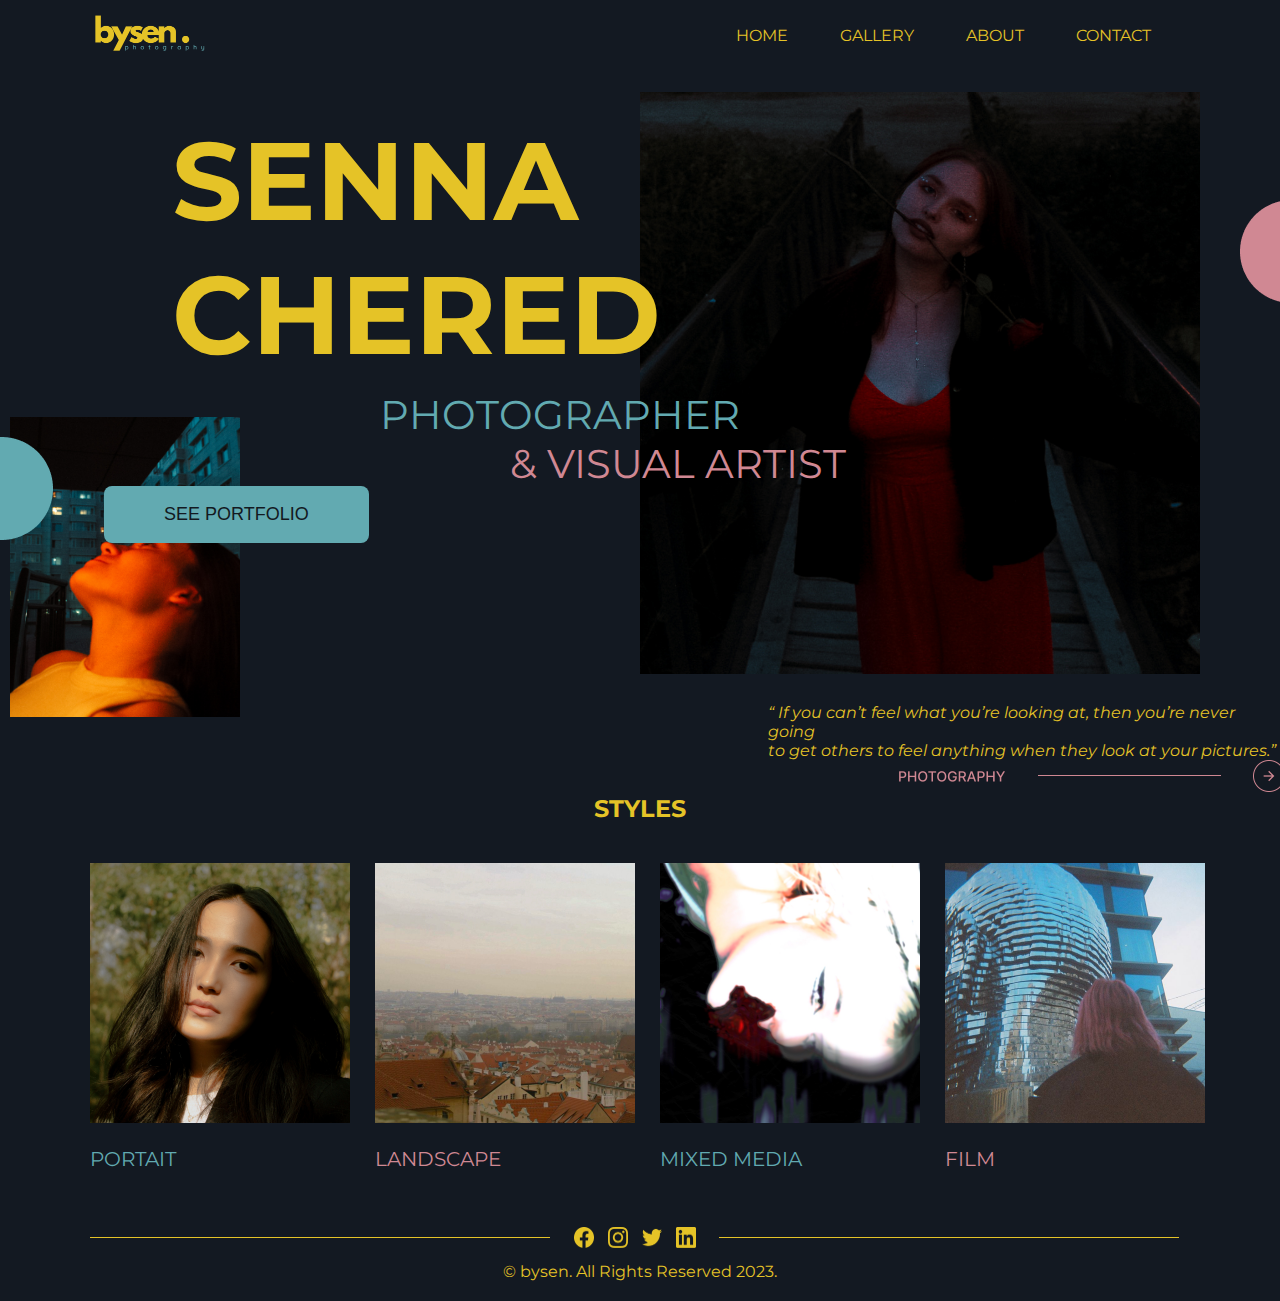
<file: index.html>
<!DOCTYPE html>
<html>

<!-- head -->
<head>
  <title>Home │ bysen. </title>
  <link rel="stylesheet" href="style.css" />
  <link rel="preconnect" href="https://fonts.googleapis.com">
  <link rel="preconnect" href="https://fonts.gstatic.com" crossorigin>
  <link href="https://fonts.googleapis.com/css2?family=Montserrat:wght@400;600&display=swap" rel="stylesheet">
  <link rel="icon" type="image/png" href="icon.png">
</head>
<!-- head -->

<body>
  <div id="container">
    <header>
<!-- logo-->
      <a href="index.html">
  <img src="logo_bysen.png" alt="Logo" width="120" height="67.5">
</a>
<!-- menu-->
      <nav>
        <div class="menu">
          <ul>
            <li><a href="index.html">HOME</a></li>
            <li><a href="gallery.html">GALLERY</a></li>
            <li><a href="about.html">ABOUT</a></li>
            <li><a href="contact.html">CONTACT</a></li>
          </ul>
        </div>
      </nav>
    </header>

    <main>
  <!-- first screen-->
      <div class="two-column">
        <div>
          <h1>SENNA<br>CHERED</h1>
          <p id="homeparagraph">
            <span style="color:#62AAB1;">PHOTOGRAPHER</span><br>
            <span style="color:#D08893;">&nbsp;&nbsp;&nbsp;&nbsp;&nbsp;&nbsp;&nbsp;&nbsp;&nbsp;&nbsp;&nbsp;&nbsp; & VISUAL ARTIST</span>
          </p>
          <button onclick="window.location.href='gallery.html'">SEE PORTFOLIO</button>
          <img src="IMG_8784.JPG" alt="julie" class="julie" width="230" height="300">
            </div>
        <img src="homepicture.png" alt="photo" width="560" height="582">
        <img src="Ellipse 1.png" alt="circle1" class="circle1" width="103" height="103">
        <img src="Ellipse 2.png" alt="circle2" class="circle2" width="103" height="103">
<p id="quote">
  “ If you can’t feel what you’re looking at, then you’re never going <br> to get others to feel anything when they look at your pictures.”
</p>
<a href="gallery.html">
  <img src="arrow.png" alt="arrow" class="arrow" width="387" height="32">
</a>
<!-- styles-->
      </div>
  <h2 id="styles" style="text-align: center; margin-top: 100px">STYLES</h2>
      <div class="four-column">
        <div>
    <a href="gallery.html#portraits">
      <img src="portrait.png" alt="portrait" class="portrait" width="260" height="260">
  <p style="color: #62aab1; text-align: center; margin-right: 80px;">PORTAIT</p>
    </a>

  </div>
  <div>
    <a href="gallery.html#landscapes">
      <img src="landscape.png" alt="landscape" class="landscape" width="260" height="260">
<p style="color: #d08893; text-align: center; margin-right: 67px;">LANDSCAPE</p>
    </a>
  </div>
  <div>
    <a href="gallery.html#mixed">
      <img src="mixedmedia.png" alt="mixedmedia" class="mixedmedia" width="260" height="260">
<p style="color: #62aab1; text-align: center; margin-right: 67px;">MIXED MEDIA</p>
    </a>
  </div>
  <div>
    <a href="gallery.html#film">
      <img src="film.png" alt="film" class="film" width="260" height="260">
      <p style="color: #d08893; text-align: center; margin-right: 113px;">FILM</p>
    </a>
  </div>
      </div>
    </main>
<!-- footer -->
    <footer>
<!-- social medias -->
      <style>
    .social-icons a {
      text-decoration: none;
    }
  </style>

  <div class="social-icons">
    <a href="https://www.facebook.com/whoissenna/">
      <img src="Facebook.png" alt="facebook" class="facebook" width="20" height="21.38">
    </a>

    <a href="https://www.instagram.com/lunadversus">
      <img src="Instagram.png" alt="instagram" class="instagram" width="20" height="21.38">
    </a>

    <a href="https://x.com/flyriez?s=21&t=ffeOizxbYx7J-p4K6Bat4w">
      <img src="Twitter.png" alt="twitter" class="twitter" width="20" height="21.38">
    </a>

    <a href="https://www.linkedin.com/in/sennaevln/">
      <img src="LinkedIn.png" alt="linkedin" class="linkedin" width="20" height="21.38">
    </a>
  </div>
<img src="footerline.png" alt="line1" class="line1" width="460" height="1">
<img src="footerline.png" alt="line2" class="line2" width="460" height="1">
<!-- copyrights -->
<p id="copyright">
© bysen. All Rights Reserved 2023.
      </p>

    </footer>
  </div>
</body>
</html>
</file>
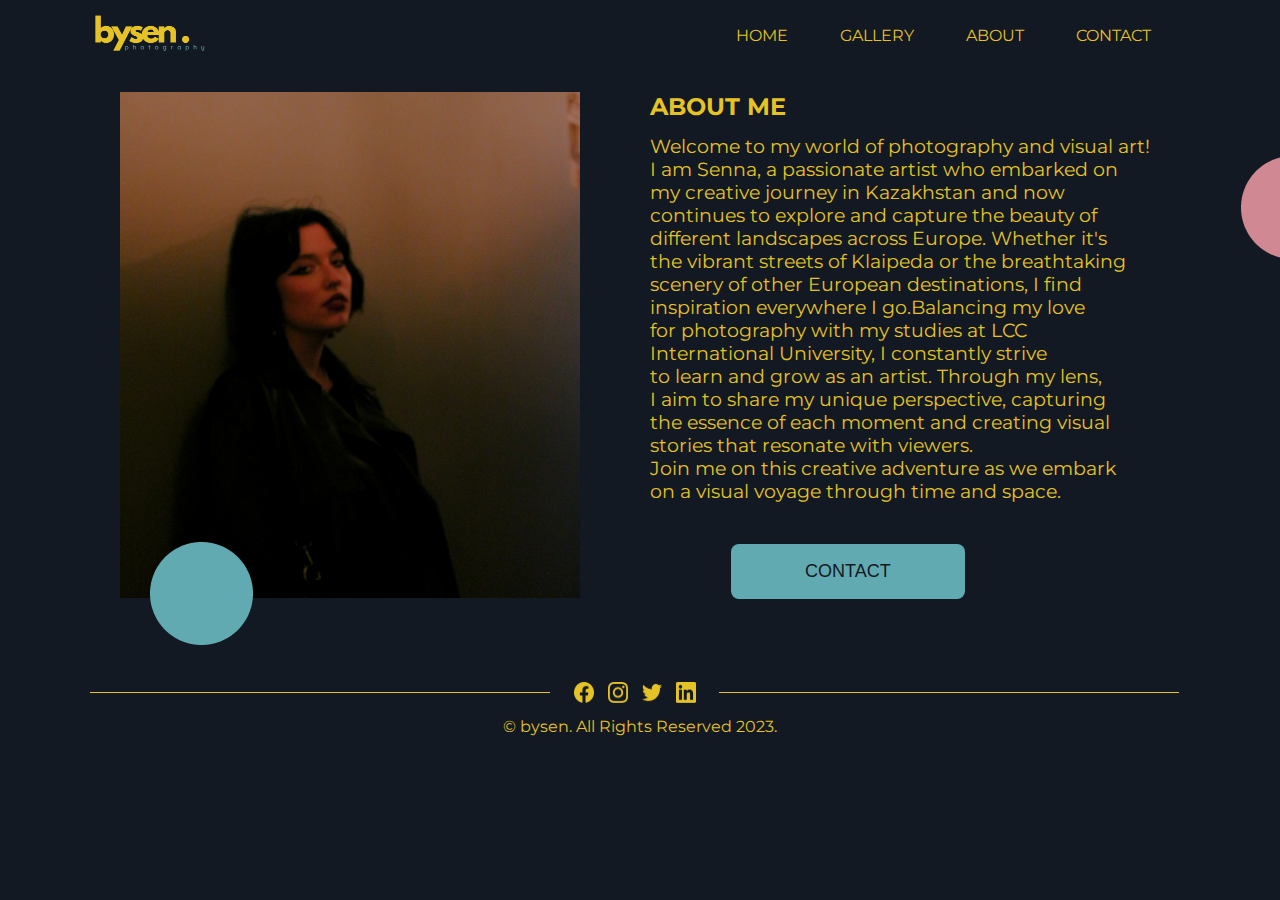
<file: about.html>
<!DOCTYPE html>
<html>
<head>
  <title>About Me │ bysen.</title>
  <link rel="stylesheet" href="style.css" />
  <link rel="preconnect" href="https://fonts.googleapis.com">
<link rel="preconnect" href="https://fonts.gstatic.com" crossorigin>
<link href="https://fonts.googleapis.com/css2?family=Montserrat:wght@400;600&display=swap" rel="stylesheet">
<link rel="icon" type="image/png" href="icon.png">
</head>
<body>
  <div id="container">
    <header>
      <a href="index.html">
  <img src="logo_bysen.png" alt="Logo" width="120" height="67.5">
</a>
      <nav>
        <div class="menu">
          <ul>
            <li><a href="index.html">HOME</a></li>
            <li><a href="gallery.html">GALLERY</a></li>
            <li><a href="about.html">ABOUT</a></li>
            <li><a href="contact.html">CONTACT</a></li>
          </ul>
        </div>
      </nav>
    </header>
    <main>
      <div class="two-column">
  <!-- photo -->
        <div>
          <img src="me.png" alt="photo" width="460" height="506">
</div>
<div>
<!-- text -->
<h2 id="about-me" style="text-align: lift; margin-top: 0px;">ABOUT ME</h2>
<p id="whoami" style="text-align: lift; margin-top: -5px;"" >
Welcome to my world of photography and visual art! <br>
I am Senna, a passionate artist who embarked on <br>
my creative journey in Kazakhstan and now <br>
continues to explore and capture the beauty of <br>
different landscapes across Europe. Whether it's <br>
the vibrant streets of Klaipeda or the breathtaking <br>
scenery of other European destinations, I find <br>
inspiration everywhere I go.Balancing my love <br>
for photography with my studies at LCC <br>
International University, I constantly strive <br>
to learn and grow as an artist. Through my lens, <br>
I aim to share my unique perspective, capturing <br>
the essence of each moment and creating visual <br>
stories that resonate with viewers. <br>
Join me on this creative adventure as we embark <br>
on a visual voyage through time and space.
</p>
<!-- button -->
<button class="contact-me" onclick="window.location.href='contact.html'">CONTACT</button>
<img src="Ellipse 3.png" alt="circle3" class="circle3" width="103" height="103">
<img src="Ellipse 4.png" alt="circle4" class="circle4" width="103" height="103">

    </main>
    <footer>
      <style>
    .social-icons a {
      text-decoration: none;
    }
  </style>

  <div class="social-icons">
    <a href="https://www.facebook.com/whoissenna/">
      <img src="Facebook.png" alt="facebook" class="facebook" width="20" height="21.38">
    </a>

    <a href="https://www.instagram.com/lunadversus">
      <img src="Instagram.png" alt="instagram" class="instagram" width="20" height="21.38">
    </a>

    <a href="https://x.com/flyriez?s=21&t=ffeOizxbYx7J-p4K6Bat4w">
      <img src="Twitter.png" alt="twitter" class="twitter" width="20" height="21.38">
    </a>

    <a href="https://www.linkedin.com/in/sennaevln/">
      <img src="LinkedIn.png" alt="linkedin" class="linkedin" width="20" height="21.38">
    </a>
  </div>
<img src="footerline.png" alt="line1" class="line1" width="460" height="1">
<img src="footerline.png" alt="line2" class="line2" width="460" height="1">
<p id="copyright">
© bysen. All Rights Reserved 2023.
      </p>

    </footer>
  </div>
</body>
</html>
</file>
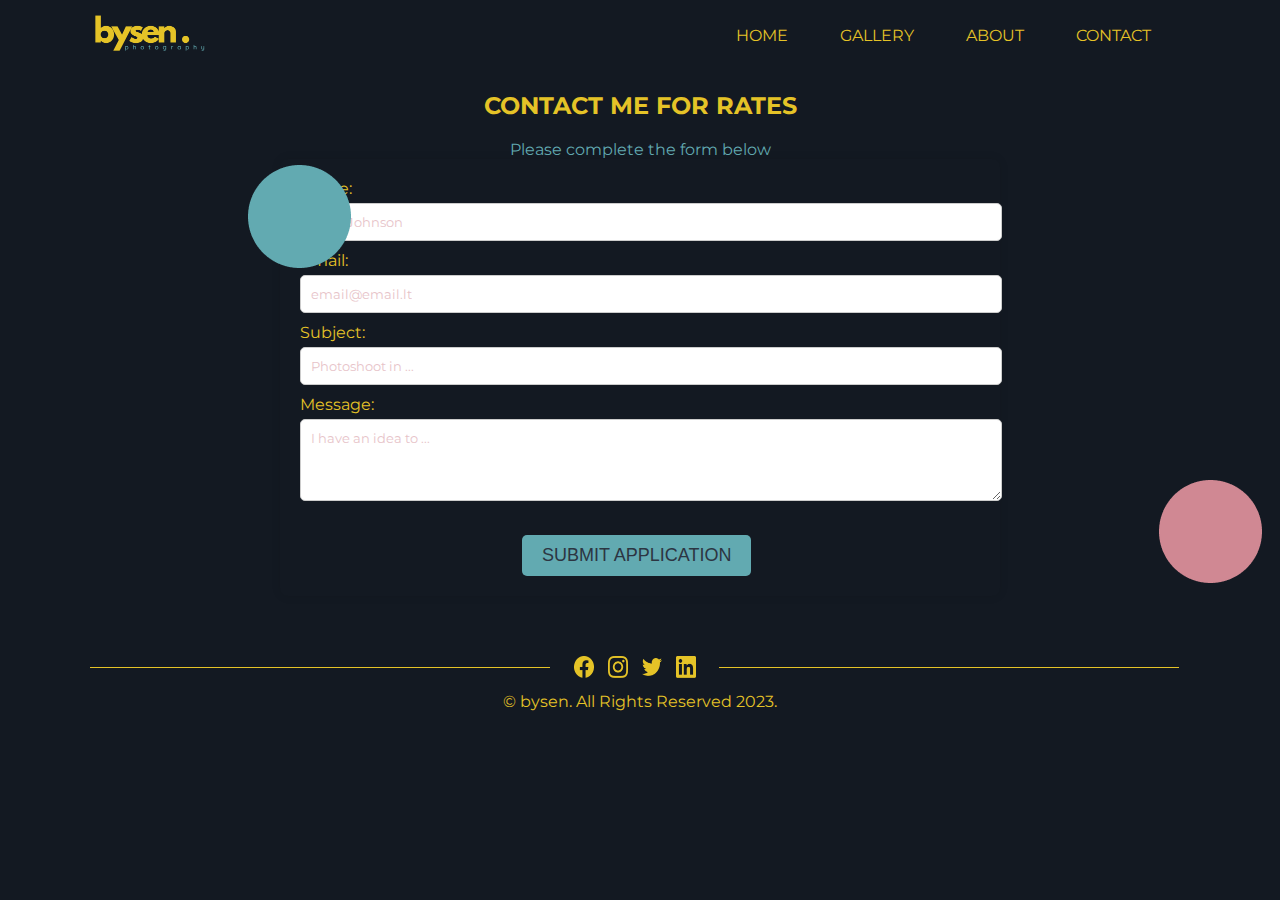
<file: contact.html>
<!DOCTYPE html>
<html>
<head>
  <title>Contact │ bysen.</title>
  <link rel="stylesheet" href="style.css" />
  <link rel="preconnect" href="https://fonts.googleapis.com">
  <link rel="preconnect" href="https://fonts.gstatic.com" crossorigin>
  <link href="https://fonts.googleapis.com/css2?family=Montserrat:wght@400;600&display=swap" rel="stylesheet">
<link rel="icon" type="image/png" href="icon.png">
</head>
<body>
  <div id="container">
    <header>
      <a href="index.html">
    <img src="logo_bysen.png" alt="Logo" width="120" height="67.5">
  </a>
      <nav>
        <div class="menu">
          <ul>
            <li><a href="index.html">HOME</a></li>
            <li><a href="gallery.html">GALLERY</a></li>
            <li><a href="about.html">ABOUT</a></li>
            <li><a href="contact.html">CONTACT</a></li>
          </ul>
        </div>
      </nav>
    </header>
    <main>
      <center>
        <h2>CONTACT ME FOR RATES</h2>
        <p id="fillform">
Please complete the form below
              </p>
      </center>
<!-- form -->
      <form id="contact-form">
    <div>
      <label for="firstname">Name:</label>
      <input type="text" id="firstname" name="firstname" required placeholder="John Johnson">
    </div>

    <div>
      <label for="email">Email:</label>
      <input type="email" id="email" name="email" required placeholder="email@email.lt">
    </div>

    <div>
      <label for="subject">Subject:</label>
      <input type="text" id="subject" name="subject" required placeholder="Photoshoot in ...">
    </div>

    <div>
      <label for="message">Message:</label>
      <textarea id="message" name="message" required placeholder="I have an idea to ..." style="height: 60px;"></textarea>
    </div>
<!-- button -->
    <div style="margin-top: 10px; text-align: center;">
      <button type="submit">SUBMIT APPLICATION</button>
    </div>
  </form>
  <img src="Ellipse 2.png" alt="circle5" class="circle5" width="103" height="103">
  <img src="Ellipse 1.png" alt="circle6" class="circle6" width="103" height="103">

    </main>

  <!-- footer -->
    <footer>
      <style>
    .social-icons a {
      text-decoration: none;
    }
  </style>

  <div class="social-icons">
    <a href="https://www.facebook.com/whoissenna/">
      <img src="Facebook.png" alt="facebook" class="facebook" width="20" height="21.38">
    </a>

    <a href="https://www.instagram.com/lunadversus">
      <img src="Instagram.png" alt="instagram" class="instagram" width="20" height="21.38">
    </a>

    <a href="https://x.com/flyriez?s=21&t=ffeOizxbYx7J-p4K6Bat4w">
      <img src="Twitter.png" alt="twitter" class="twitter" width="20" height="21.38">
    </a>

    <a href="https://www.linkedin.com/in/sennaevln/">
      <img src="LinkedIn.png" alt="linkedin" class="linkedin" width="20" height="21.38">
    </a>
  </div>
<img src="footerline.png" alt="line1" class="line1" width="460" height="1">
<img src="footerline.png" alt="line2" class="line2" width="460" height="1">
<p id="copyright">
© bysen. All Rights Reserved 2023.
      </p>

    </footer>
  </div>
</body>
</html>
</file>
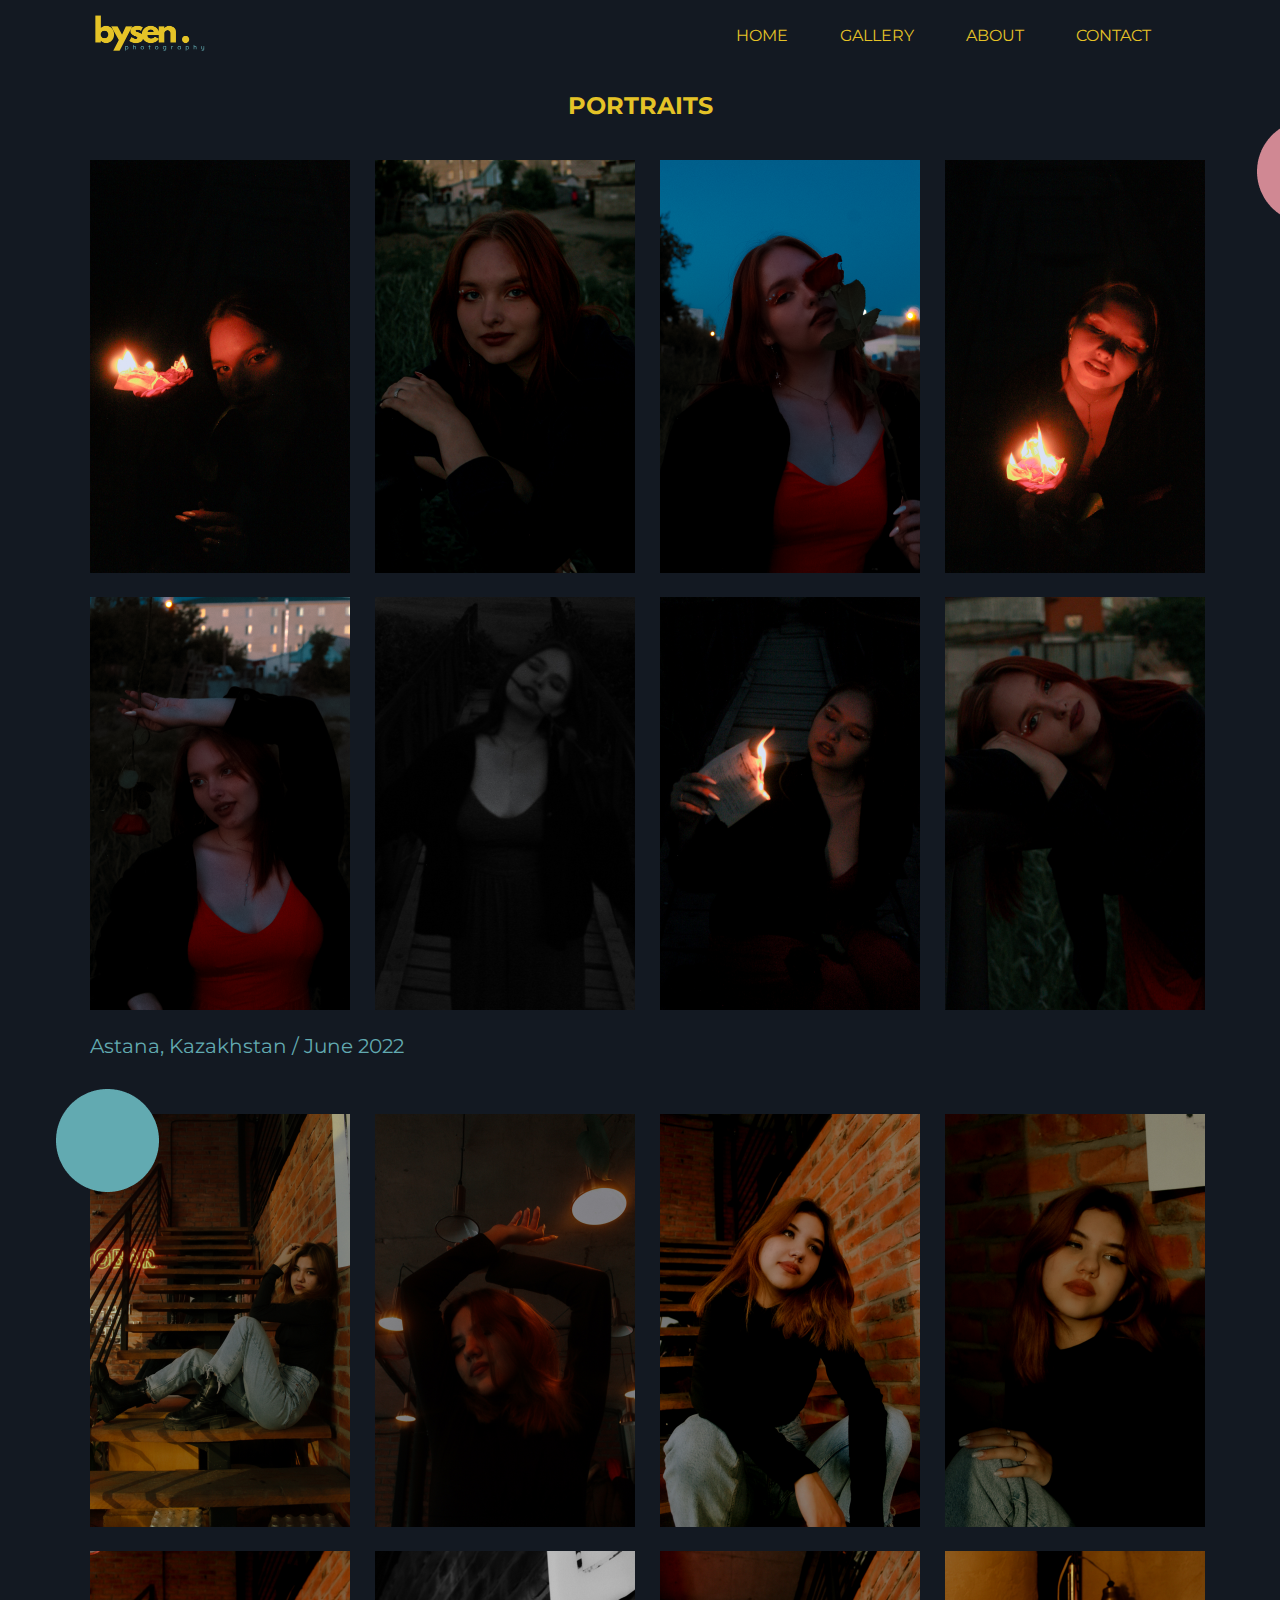
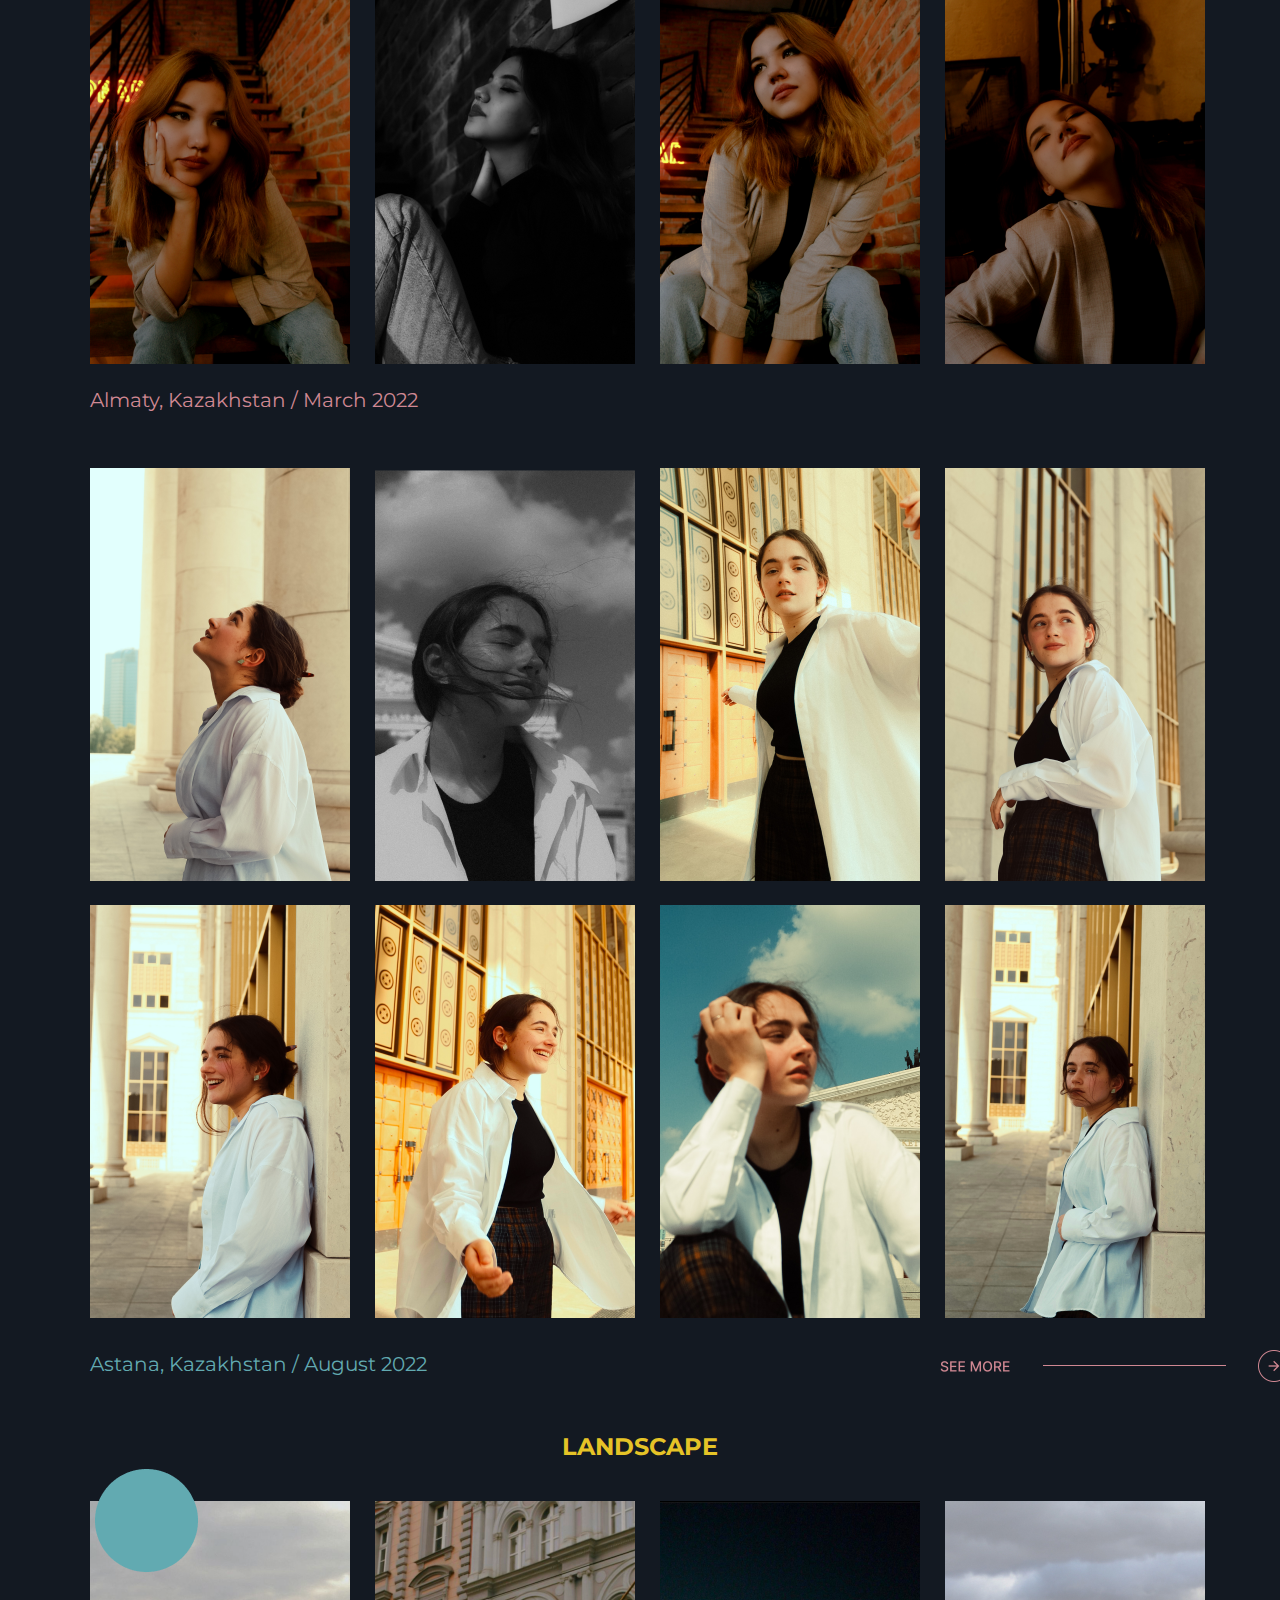
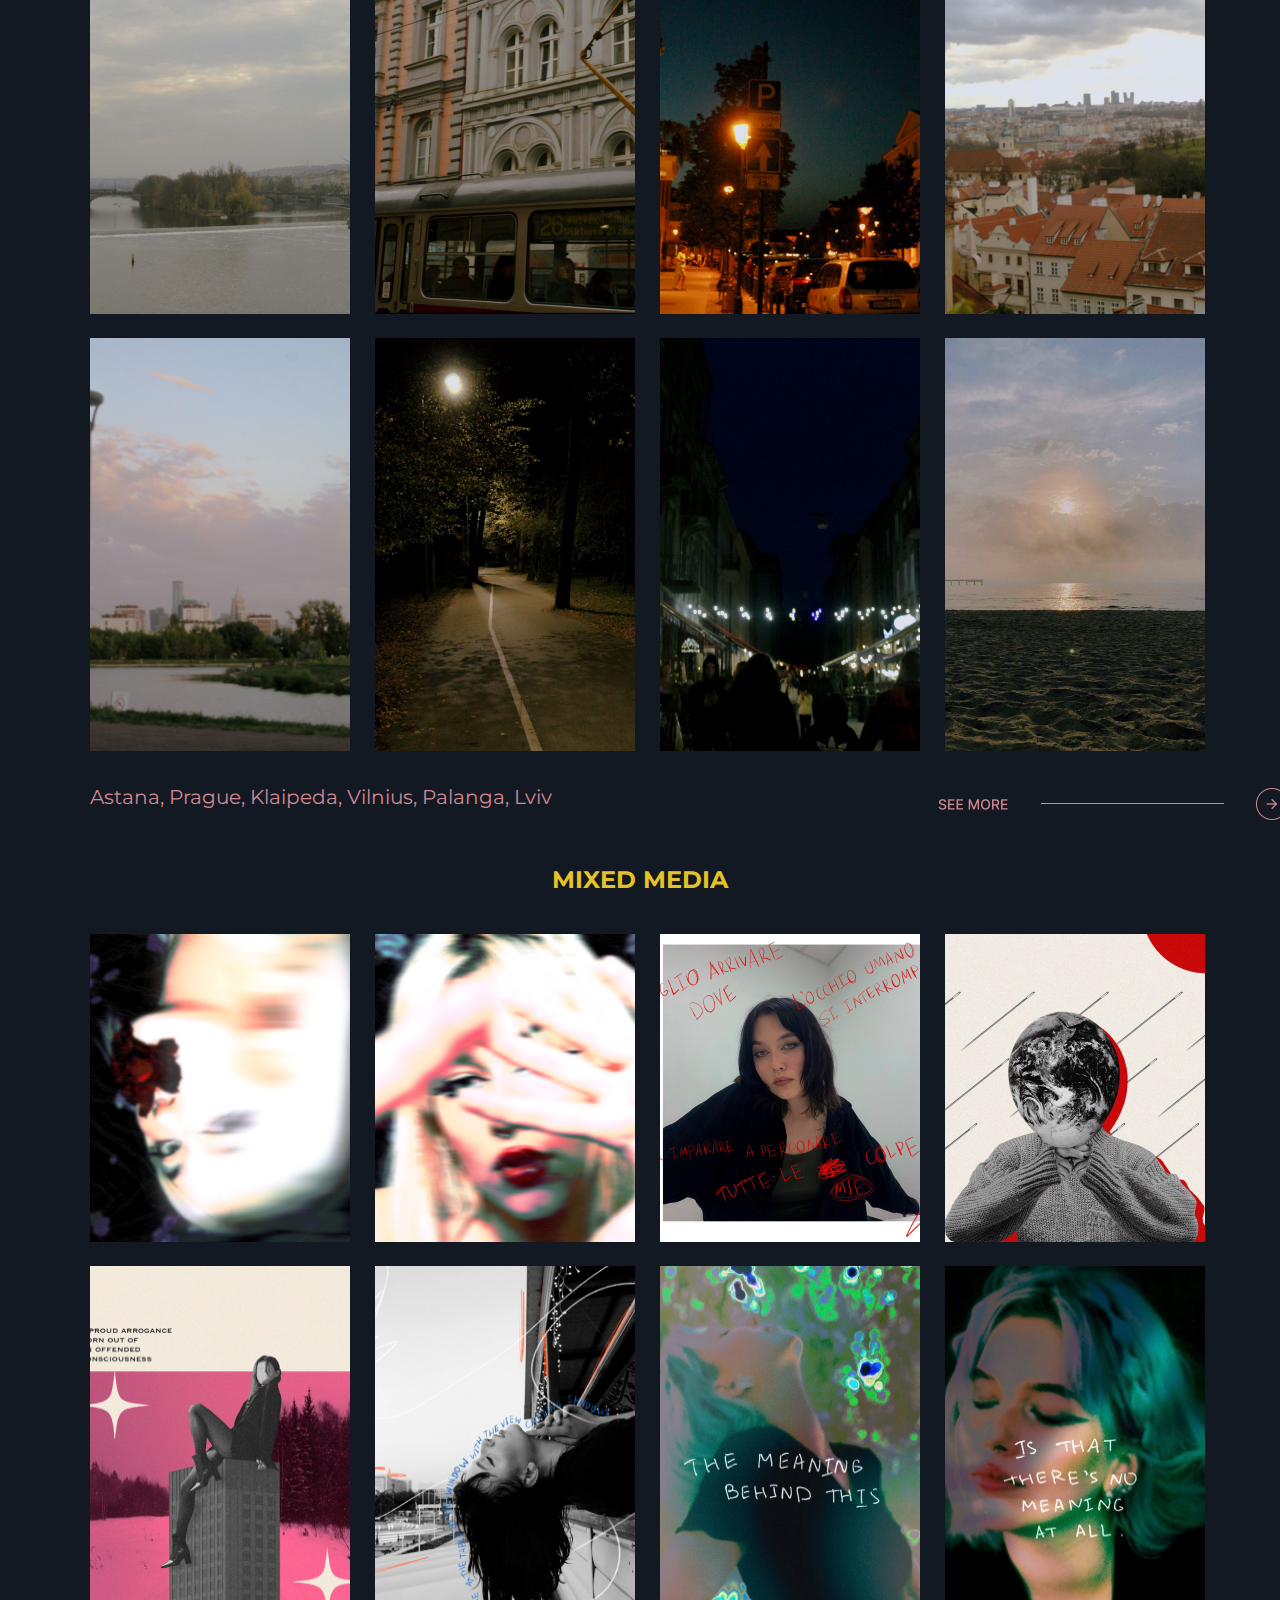
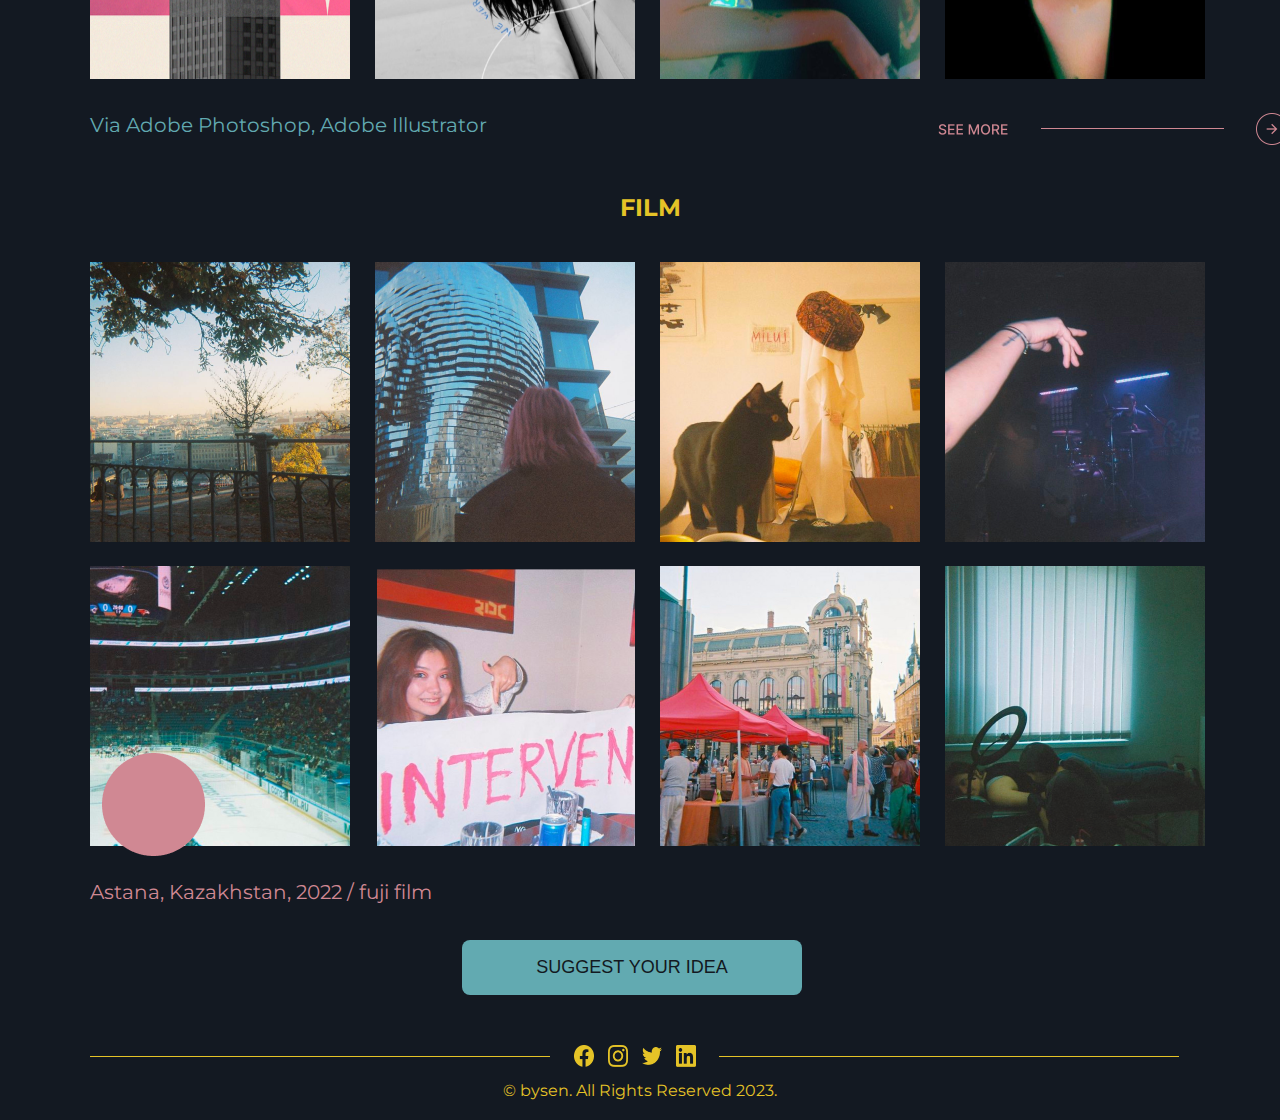
<file: gallery.html>
<!DOCTYPE html>
<html>
<head>
  <title>Gallery │ bysen.</title>
  <link rel="stylesheet" href="style.css" />
  <link rel="preconnect" href="https://fonts.googleapis.com">
<link rel="preconnect" href="https://fonts.gstatic.com" crossorigin>
<link href="https://fonts.googleapis.com/css2?family=Montserrat:wght@400;600&display=swap" rel="stylesheet">
<link rel="icon" type="image/png" href="icon.png">
</head>
<body>
  <!-- logo and menu -->
  <div id="container">
    <header>
      <a href="index.html">
    <img src="logo_bysen.png" alt="Logo" width="120" height="67.5">
  </a>
      <nav>
        <div class="menu">
          <ul>
            <li><a href="index.html">HOME</a></li>
            <li><a href="gallery.html">GALLERY</a></li>
            <li><a href="about.html">ABOUT</a></li>
            <li><a href="contact.html">CONTACT</a></li>
          </ul>
        </div>
      </nav>
    </header>
  <!-- logo and menu end -->
    <main>
    <!-- circles-->
      <img src="Ellipse 1.png" alt="circle7" class="circle7" width="103" height="103">
      <img src="Ellipse 2.png" alt="circle8" class="circle8" width="103" height="103">
      <img src="Ellipse 1.png" alt="circle9" class="circle9" width="103" height="103">
      <img src="Ellipse 2.png" alt="circle10" class="circle10" width="103" height="103">
      <img src="Ellipse 1.png" alt="circle11" class="circle11" width="103" height="103">
      <img src="Ellipse 2.png" alt="circle12" class="circle12" width="103" height="103">

<!-- portraits -->
<h2 id="portraits" style="text-align: center;">PORTRAITS</h2>
<!-- portraits column -->
      <div class="four-column">
        <div>
          <img src="p1.png" alt="p1" class="p1" width="260" height="413">
        </div>
        <div>
          <img src="p2.png" alt="p2" class="p2" width="260" height="413">
        </div>
        <div>
          <img src="p3.png" alt="p3" class="p3" width="260" height="413">
        </div>
        <div>
          <img src="p4.png" alt="p4" class="p4" width="260" height="413">
        </div>
      </div>
<!-- portraits column -->
      <div class="four-column1">
        <div>
          <img src="p5.png" alt="p5" class="p5" width="260" height="413">
        </div>
        <div>
          <img src="p6.png" alt="p6" class="p6" width="260" height="413">
        </div>
        <div>
          <img src="p7.png" alt="p7" class="p7" width="260" height="413">
        </div>
        <div>
          <img src="p8.png" alt="p8" class="p8" width="260" height="413">
        </div>
      </div>
<!-- portraits column -->
      <p style="color: #62aab1;">Astana, Kazakhstan / June 2022</p>
<!-- portraits column -->
      <div class="four-column2">
        <div>
          <img src="p9.png" alt="p9" class="p9" width="260" height="413">
        </div>
        <div>
          <img src="p10.png" alt="p10" class="p10" width="260" height="413">
        </div>
        <div>
          <img src="p11.png" alt="p11" class="p11" width="260" height="413">
        </div>
        <div>
          <img src="p12.png" alt="p12" class="p12" width="260" height="413">
        </div>
      </div>
<!-- portraits column -->
      <div class="four-column3">
        <div>
          <img src="p13.png" alt="p13" class="p13" width="260" height="413">
        </div>
        <div>
          <img src="p14.png" alt="p14" class="p14" width="260" height="413">
        </div>
        <div>
          <img src="p15.png" alt="p14" class="p14" width="260" height="413">
        </div>
        <div>
          <img src="p16.png" alt="p14" class="p14" width="260" height="413">
        </div>
      </div>
      <p style="color:  #d08893;">Almaty, Kazakhstan / March 2022</p>
<!-- portraits column -->
      <div class="four-column4">
  <div>
    <img src="p17.png" alt="p17" class="p17" width="260" height="413">
  </div>
  <div>
    <img src="p18.png" alt="p18" class="p18" width="260" height="413">
  </div>
  <div>
    <img src="p19.png" alt="p19" class="p19" width="260" height="413">
  </div>
  <div>
    <img src="p20.png" alt="p20" class="p20" width="260" height="413">
  </div>
</div>
<!-- portraits column -->
      <div class="four-column5">
  <div>
    <img src="p21.png" alt="p21" class="p21" width="260" height="413">
  </div>
  <div>
    <img src="p22.png" alt="p22" class="p22" width="260" height="413">
  </div>
  <div>
    <img src="p23.png" alt="p23" class="p23" width="260" height="413">
  </div>
  <div>
    <img src="p24.png" alt="p24" class="p24" width="260" height="413">
  </div>
  <div>
    <p style="color: #62aab1;">Astana, Kazakhstan / August 2022</p>
  </div>
</div>

<!-- landscapes -->
<h2 id="landscapes" style="text-align: center; margin-top: 100px;">LANDSCAPE</h2>
<!-- landscapes column -->
<div class="four-column6">
  <div>
    <img src="l1.png" alt="l1" class="l1" width="260" height="413">
  </div>
  <div>
    <img src="l2.png" alt="l2" class="l2" width="260" height="413">
  </div>
  <div>
    <img src="l3.png" alt="l3" class="l3" width="260" height="413">
  </div>
  <div>
    <img src="l4.png" alt="l4" class="l4" width="260" height="413">
  </div>
</div>
<!-- landscapes column -->
<div class="four-column7">
  <div>
    <img src="l5.png" alt="l5" class="l5" width="260" height="413">
  </div>
  <div>
    <img src="l6.png" alt="l6" class="l6" width="260" height="413">
  </div>
  <div>
    <img src="l7.png" alt="l7" class="l7" width="260" height="413">
  </div>
  <div>
    <img src="l8.png" alt="l8" class="l8" width="260" height="413">
  </div>
  <div>
        <p style="color: #d08893;">Astana, Prague, Klaipeda, Vilnius, Palanga, Lviv</p>
  </div>
</div>

<!-- mixed media -->
<h2 id="mixed" style="text-align: center; margin-top: 100px;">MIXED MEDIA</h2>
<!-- mixed media column -->
<div class="four-column8">
  <div>
    <img src="m1.png" alt="m1" class="m1" width="260" height="308">
  </div>
  <div>
    <img src="m2.png" alt="m2" class="m2" width="260" height="308">
  </div>
  <div>
    <img src="m3.png" alt="m3" class="m3" width="260" height="308">
  </div>
  <div>
    <img src="m4.png" alt="m4" class="m4" width="260" height="308">
  </div>
</div>
<!-- mixed media column -->
<div class="four-column9">
  <div>
    <img src="m5.png" alt="m5" class="m5" width="260" height="413">
  </div>
  <div>
    <img src="m6.png" alt="m6" class="m6" width="260" height="413">
  </div>
  <div>
    <img src="m7.png" alt="m7" class="m7" width="260" height="413">
  </div>
  <div>
    <img src="m8.png" alt="m8" class="m8" width="260" height="413">
  </div>
  <div>
    <p style="color: #62aab1;">Via Adobe Photoshop, Adobe Illustrator</p>
  </div>
  </div>

<!-- film -->
  <h2 id="film" style="text-align: center; margin-top: 100px; margin-left: 20px">FILM</h2>
<!-- film column -->
  <div class="four-column10">
    <div>
      <img src="f1.png" alt="f1" class="f1" width="260" height="280">
    </div>
    <div>
      <img src="f2.png" alt="f2" class="f2" width="260" height="280">
    </div>
    <div>
      <img src="f3.png" alt="f3" class="f3" width="260" height="280">
    </div>
    <div>
      <img src="f4.png" alt="f4" class="f4" width="260" height="280">
    </div>
  </div>
<!-- film column -->
  <div class="four-column11">
    <div>
      <img src="f5.png" alt="f5" class="f5" width="260" height="280">
    </div>
    <div>
      <img src="f6.png" alt="f6" class="f6" width="260" height="280">
    </div>
    <div>
      <img src="f7.png" alt="f7" class="f7" width="260" height="280">
    </div>
    <div>
      <img src="f8.png" alt="f8" class="f8" width="260" height="280">
    </div>
    <div>
      <p style="color: #d08893; ">Astana, Kazakhstan, 2022 / fuji film</p>
    </div>
    </div>

<!-- instagram link -->
<a href="https://www.instagram.com/lunadversus">
  <img src="seemore.png" alt="arrow" class="seemore" width="350" height="32">
</a>

<a href="https://www.instagram.com/lunadversus">
  <img src="seemore.png" alt="arrow" class="seemore1" width="350" height="32">
</a>

<a href="https://www.instagram.com/lunadversus">
  <img src="seemore.png" alt="arrow" class="seemore2" width="350" height="32">
</a>

<!-- button -->
</div>
<div class="button-container">
<button class="suggest" onclick="window.location.href='contact.html'">SUGGEST YOUR IDEA</button>
</div>


    </main>
    <footer>
      <style>
    .social-icons a {
      text-decoration: none;
    }
  </style>

  <div class="social-icons">
    <a href="https://www.facebook.com/whoissenna/">
      <img src="Facebook.png" alt="facebook" class="facebook" width="20" height="21.38">
    </a>

    <a href="https://www.instagram.com/lunadversus">
      <img src="Instagram.png" alt="instagram" class="instagram" width="20" height="21.38">
    </a>

    <a href="https://x.com/flyriez?s=21&t=ffeOizxbYx7J-p4K6Bat4w">
      <img src="Twitter.png" alt="twitter" class="twitter" width="20" height="21.38">
    </a>

    <a href="https://www.linkedin.com/in/sennaevln/">
      <img src="LinkedIn.png" alt="linkedin" class="linkedin" width="20" height="21.38">
    </a>
  </div>
  <!-- footer -->
<img src="footerline.png" alt="line1" class="line1" width="460" height="1">
<img src="footerline.png" alt="line2" class="line2" width="460" height="1">
<p id="copyright">
© bysen. All Rights Reserved 2023.
      </p>

    </footer>
  </div>
</body>
</html>
</file>
<file: style.css>
body {
  margin: 0;
  padding: 0;
  background-color: #131922;
  justify-content: center;
  align-items: center;
  font-family: 'Montserrat', sans-serif;
  font-style: regular;
}

/* texts basics */
h1 {
  font-family: 'Montserrat', sans-serif;
  font-style: bold;
  position: absolute;
  top: 40px;
  left: 172px;
  font-size: 110px;
  color: #e5c327;
}

h2 {
  color: #e5c327;
}

p {
  color: #e5c327;
  font-style: regular;
  font-size: 20px;
  color: #e5c327;
  position: absolute;
}

/* ids */
#homeparagraph {
font-style: regular;
position: absolute;
top: 350px;
left: 380px;
font-size: 40px;
}

#quote {
  font-style: italic;
  position: absolute;
  top: 687px;
  left: 768px;
  font-size: 16px;
}

#copyright {
  margin-top: 10px;
position: relative;
text-align: center;
font-size: 16px;
  }

  #container {
    width: 1100px;
    margin: 0 auto;
  }

  #whoami {
    font-size: 19px;
  }

  #fillform {
  position: relative;
  text-align: center;
  margin-bottom: 0;
  font-size: 16px;
    color: #62aab1;
  }

/* header */
header {
  display: flex;
  align-items: center;
}

.logo {
  margin-left: auto;
}

.menu {
  text-align: right;
  width: auto;
}
/* header */

.homepicture1 {
  position: relative;
  top: -30px;
}

/* animation */
@keyframes float {
  0% {
    transform: translateY(0);
  }
  50% {
    transform: translateY(-50px);
  }
  100% {
    transform: translateY(0);
  }
}
/* circles */
.circle1 {
  position: absolute;
  top: 200px;
  left: 1240px;
   animation: float 3.8s infinite;
}

.circle2 {
  position: absolute;
  top: 437px;
  left: -50px;
  animation: float 4.5s infinite;
}

.circle3 {
  position: absolute;
  top: 542px;
  left: 150px;
  animation: float 4.5s infinite;
}

.circle4 {
  position: absolute;
  top: 156px;
  left: 1241px;
   animation: float 3.8s infinite;
}

.circle5 {
  position: absolute;
  top: 165px;
  left: 248px;
  animation: float 3.8s infinite;
}

.circle6 {
  position: absolute;
  top: 480px;
  left: 1159px;
  animation: float 4.2s infinite;
}

.circle7 {
  position: absolute;
  top: 120px;
  left: 1257px;
  animation: float 5.2s infinite;
}

.circle8 {
  position: absolute;
  top: 1089px;
  left: 56px;
  animation: float 4.6s infinite;
}

.circle9 {
  position: absolute;
  top: 2011px;
  left: 1378px;
  animation: float 5.8s infinite;
}

.circle10 {
  position: absolute;
  top: 3069px;
  left: 95px;
  animation: float 5.2s infinite;
}

.circle11 {
  position: absolute;
  top: 5553px;
  left: 102px;
  animation: float 3.9s infinite;
}

.circle12 {
  position: absolute;
  top: 4184px;
  left: 1309px;
  animation: float 4.8s infinite;
}

/* footer */
.social-icons img {
  margin-top: 40px;
   margin-right: 10px;
 }

 .line1 {
   position: absolute;
margin-top: -15px;
margin-left: -550px;
 }
 .line2 {
   position: absolute;
margin-top: -15px;
margin-left: 79px;
 }

 /* main page additional elements */

.arrow {
  position: absolute;
  top: 760px;
  left: 898px;
}

.julie {
  position: absolute;
  top: 417px;
  left: 10px;
  z-index: 0px;
}
/* menu */

ul {
  list-style-type: none;
  margin: 0 0 0 500px;
  padding: 0;
}

li {
  float: left;
  padding: 0 10px 0 10px;
}

li a {
  display: block;
  color: #e5c327;
  text-align: center;
  padding: 14px 16px;
  text-decoration: none;
}

.menu li a:hover {
  color: #62aab1;
}


/* columns */

.two-column {
  display: grid;
  grid-template-columns: 50% 50%;
  padding: 20px;
  background-color: #131922;
}

.two-column div {
  margin-right: 10px;
  margin-left: 10px;
  background-color: #131922;
}


.four-column {
  display: grid;
  grid-template-columns: 25% 25% 25% 25%;
  padding: 0px;
  margin-top: 40px;
  margin-bottom: 40px;
  background-color: #131922;
  grid-gap: 10px; /
}

.four-column div {
  background-color: #131922;
}

/* gallery columns */

.four-column1 {
  display: grid;
  grid-template-columns: 25% 25% 25% 25%;
  padding: 0px;
  margin-top: -20px;
  margin-bottom: 0px;
  background-color: #131922;
  grid-gap: 10px; /
}

.four-column1 div {
  background-color: #131922;
}

.four-column2 {
  display: grid;
  grid-template-columns: 25% 25% 25% 25%;
  padding: 0px;
  margin-top: 100px;
  margin-bottom: 20px;
  background-color: #131922;
  grid-gap: 10px; /
}

.four-column2 div {
  background-color: #131922;
}

.four-column3 {
  display: grid;
  grid-template-columns: 25% 25% 25% 25%;
  padding: 0px;
  margin-top: 20px;
  margin-bottom: 0px;
  background-color: #131922;
  grid-gap: 10px; /
}

.four-column3 div {
  background-color: #131922;
}

.four-column4 {
  display: grid;
  grid-template-columns: 25% 25% 25% 25%;
  padding: 0px;
  margin-top: 100px;
  margin-bottom: 20px;
  background-color: #131922;
  grid-gap: 10px; /
}

.four-column4 div {
  background-color: #131922;
}

.four-column5 {
  display: grid;
  grid-template-columns: 25% 25% 25% 25%;
  padding: 0px;
  margin-top: 20px;
  margin-bottom: 0px;
  background-color: #131922;
  grid-gap: 10px; /
}

.four-column5 div {
  background-color: #131922;
}

.four-column6 {
  display: grid;
  grid-template-columns: 25% 25% 25% 25%;
  padding: 0px;
  margin-top: 40px;
  margin-bottom: 20px;
  background-color: #131922;
  grid-gap: 10px; /
}

.four-column6 div {
  background-color: #131922;
}

.four-column7 {
  display: grid;
  grid-template-columns: 25% 25% 25% 25%;
  padding: 0px;
  margin-top: 20px;
  margin-bottom: 0px;
  background-color: #131922;
  grid-gap: 10px; /
}

.four-column7 div {
  background-color: #131922;
}

.four-column8 {
  display: grid;
  grid-template-columns: 25% 25% 25% 25%;
  padding: 0px;
  margin-top: 40px;
  margin-bottom: 20px;
  background-color: #131922;
  grid-gap: 10px; /
}

.four-column8 div {
  background-color: #131922;
}

.four-column9 {
  display: grid;
  grid-template-columns: 25% 25% 25% 25%;
  padding: 0px;
  margin-top: 20px;
  margin-bottom: 0px;
  background-color: #131922;
  grid-gap: 10px; /
}

.four-column9 div {
  background-color: #131922;
}

.four-column10 {
  display: grid;
  grid-template-columns: 25% 25% 25% 25%;
  padding: 0px;
  margin-top: 40px;
  margin-bottom: 20px;
  background-color: #131922;
  grid-gap: 10px; /
}

.four-column10 div {
  background-color: #131922;
}

.four-column11 {
  display: grid;
  grid-template-columns: 25% 25% 25% 25%;
  padding: 0px;
  margin-top: 20px;
  margin-bottom: 0px;
  background-color: #131922;
  grid-gap: 10px; /
}

.four-column11 div {
  background-color: #131922;
}

.seemore {
  position: absolute;
  top: 2950px;
  left: 940px;
}

.seemore1 {
  position: absolute;
  top: 3988px;
  left: 938px;
}

.seemore2 {
  position: absolute;
  top: 4913px;
  left: 938px;
}



/* about me */

.contact-me {
  position: absolute;
  top: 150px;
  left: 747px;
  padding: 17px 74px;
}

.button-container {
  position: relative;
  display: flex;
  justify-content: center;
  align-items: flex-end;
  margin-bottom: 20px;
}

.suggest {
  padding: 17px 74px;
  margin-top: 80px;
  margin-bottom: -30px;
}

/* footer */

footer {
  background-color: #131922;
  padding: 20px;
  text-align: center;
}

footer p {
  margin: 0;
}

button {
  display: block;
  margin-top: 394px;
  margin-left: -16px;
  background-color: #62AAB1;
  color: #131921;
  border: none;
  padding: 18px 60px;
  font-size: 18px;
  cursor: pointer;
  border-radius: 8px;
  position: relative;
  z-index: 9999;
  transition: transform 0.3s;
}

button:hover {
  background-color: #D08893;
  transform: scale(1.05);
}

/* contact form */

form {
  width: 680px;
  padding: 20px;
  border-radius: 8px;
  box-shadow: 0 0 10px rgba(0, 0, 0, 0.1);
  margin-top: 30px;
  position: relative;
  display: flex;
  flex-direction: column;
  margin: 0 auto;
}

form h3 {
  margin-top: 0;
}

form label {
  display: block;
  margin-bottom: 5px;
  color: #e5c327;
}

form .name-group {
  display: flex;
  gap: 10px;
}

form .name-group input {
  flex: 1;
}

form input,
form textarea {
  width: 100%;
  padding: 10px;
  margin-bottom: 10px;
  border-radius: 5px;
  border: 1px solid #ccc;
  font-family: inherit;
}

form button {
  margin-left: 222px;
  padding: 10px 20px;
  background-color: #62aab1;
  color: #2c3542;
  border: none;
  border-radius: 5px;
  cursor: pointer;
  margin-top: 10px;
}

::placeholder {
  font-family: inherit;
  font-size: inherit;
  color: #D08893;
  opacity: 0.5;
}
</file>
